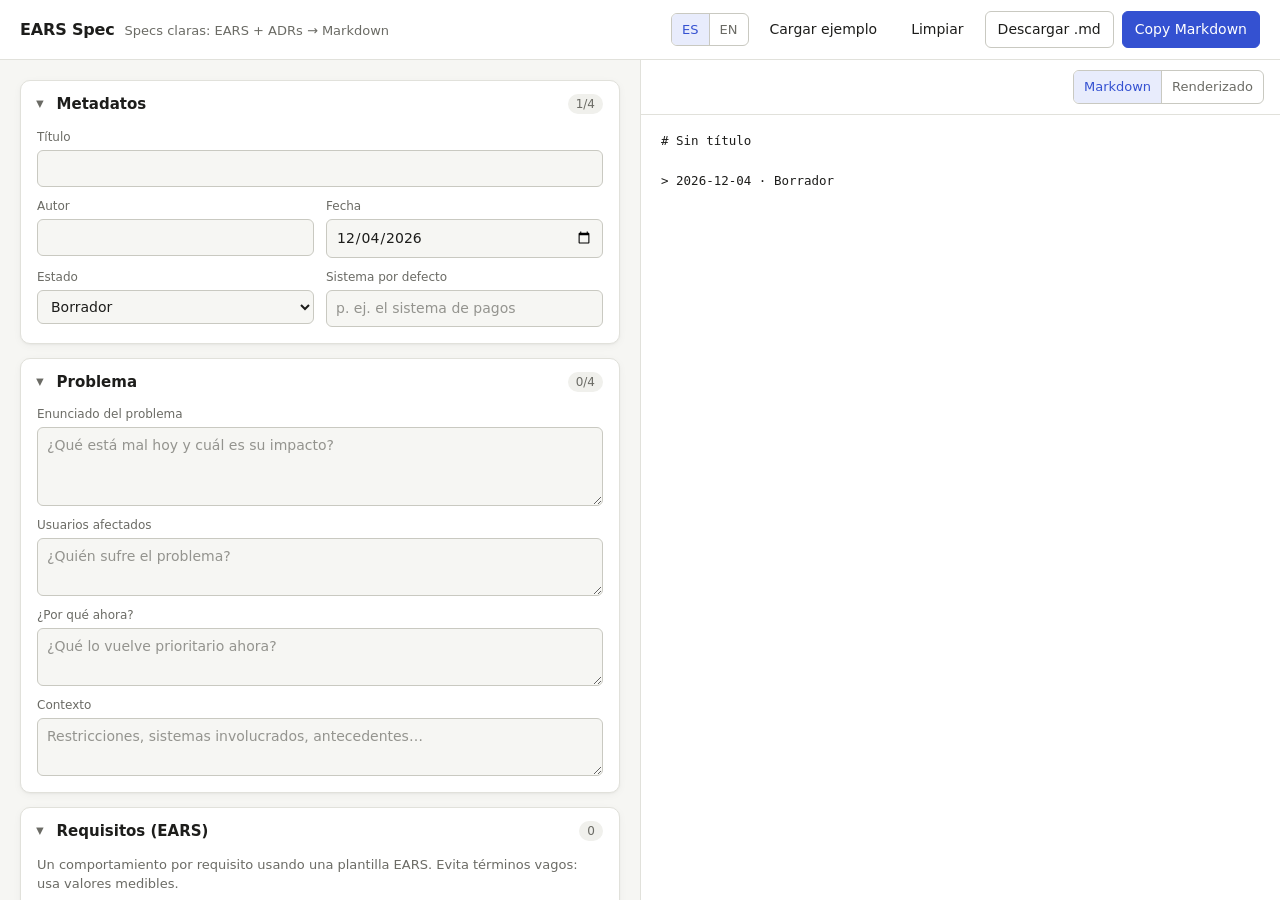
<file: index.html>
<!doctype html>
<html lang="es">
<head>
  <meta charset="utf-8">
  <meta name="viewport" content="width=device-width, initial-scale=1">
  <title>EARS Spec</title>
  <link rel="stylesheet" href="styles.css">
</head>
<body data-tab="form">
<div id="app">
  <header class="topbar">
    <div class="brand">
      <strong data-i18n="appTitle">EARS Spec</strong>
      <span class="tagline" data-i18n="tagline"></span>
    </div>
    <div class="actions">
      <div class="seg" role="group" data-i18n-aria="language">
        <button type="button" data-action="lang" data-lang="es">ES</button>
        <button type="button" data-action="lang" data-lang="en">EN</button>
      </div>
      <button type="button" class="btn ghost" data-action="example" data-i18n="loadExample"></button>
      <button type="button" class="btn ghost" data-action="clear" data-i18n="clear"></button>
      <button type="button" class="btn" data-action="download" data-i18n="download"></button>
      <button type="button" class="btn primary" data-action="copy" data-i18n="copy"></button>
    </div>
  </header>

  <div id="notice" class="notice" role="status" hidden></div>

  <nav class="tabs" role="tablist">
    <button type="button" role="tab" data-action="tab" data-tab="form" data-i18n="tabForm"></button>
    <button type="button" role="tab" data-action="tab" data-tab="preview" data-i18n="tabPreview"></button>
  </nav>

  <main class="layout">
    <section id="form-pane" class="pane form-pane">

      <details class="section" open>
        <summary><span data-i18n="secMeta"></span><span class="count" data-count="meta"></span></summary>
        <div class="section-body fields">
          <label class="field span-2"><span data-i18n="title"></span><input type="text" data-bind="meta.title"></label>
          <label class="field"><span data-i18n="author"></span><input type="text" data-bind="meta.author"></label>
          <label class="field"><span data-i18n="date"></span><input type="date" data-bind="meta.date"></label>
          <label class="field"><span data-i18n="status"></span><select data-bind="meta.status" data-options="specStatus"></select></label>
          <label class="field"><span data-i18n="defaultSystem"></span><input type="text" data-bind="meta.defaultSystem" data-i18n-ph="defaultSystemPh"></label>
        </div>
      </details>

      <details class="section" open>
        <summary><span data-i18n="secProblem"></span><span class="count" data-count="problem"></span></summary>
        <div class="section-body fields one">
          <label class="field"><span data-i18n="statement"></span><textarea rows="3" data-bind="problem.statement" data-i18n-ph="phStatement"></textarea></label>
          <label class="field"><span data-i18n="users"></span><textarea rows="2" data-bind="problem.users" data-i18n-ph="phUsers"></textarea></label>
          <label class="field"><span data-i18n="whyNow"></span><textarea rows="2" data-bind="problem.whyNow" data-i18n-ph="phWhyNow"></textarea></label>
          <label class="field"><span data-i18n="context"></span><textarea rows="2" data-bind="problem.context" data-i18n-ph="phContext"></textarea></label>
        </div>
      </details>

      <details class="section" open>
        <summary><span data-i18n="secReq"></span><span class="count" data-count="requirements"></span></summary>
        <div class="section-body">
          <p class="hint" data-i18n="hintReq"></p>
          <div class="list" data-container="requirements"></div>
          <button type="button" class="btn small" data-action="add" data-list="requirements">+ <span data-i18n="addReq"></span></button>
        </div>
      </details>

      <details class="section" open>
        <summary><span data-i18n="secAc"></span><span class="count" data-count="acceptance"></span></summary>
        <div class="section-body">
          <p class="hint" data-i18n="hintAc"></p>
          <div class="list" data-container="acceptance"></div>
          <button type="button" class="btn small" data-action="add" data-list="acceptance">+ <span data-i18n="addAc"></span></button>
        </div>
      </details>

      <details class="section" open>
        <summary><span data-i18n="secEdge"></span><span class="count" data-count="edgeCases"></span></summary>
        <div class="section-body">
          <p class="hint" data-i18n="hintEdge"></p>
          <div class="list" data-container="edgeCases"></div>
          <button type="button" class="btn small" data-action="add" data-list="edgeCases">+ <span data-i18n="addEdge"></span></button>
        </div>
      </details>

      <details class="section" open>
        <summary><span data-i18n="secNonGoals"></span><span class="count" data-count="nonGoals"></span></summary>
        <div class="section-body">
          <p class="hint" data-i18n="hintNonGoals"></p>
          <div class="list" data-container="nonGoals"></div>
          <button type="button" class="btn small" data-action="add" data-list="nonGoals">+ <span data-i18n="addNonGoal"></span></button>
        </div>
      </details>

      <details class="section" open>
        <summary><span data-i18n="secVerif"></span><span class="count" data-count="verification"></span></summary>
        <div class="section-body">
          <p class="hint" data-i18n="hintVerif"></p>
          <div class="list" data-container="verification"></div>
          <button type="button" class="btn small" data-action="add" data-list="verification">+ <span data-i18n="addVerif"></span></button>
        </div>
      </details>

      <details class="section" open>
        <summary><span data-i18n="secAdr"></span><span class="count" data-count="adrs"></span></summary>
        <div class="section-body">
          <p class="hint" data-i18n="hintAdr"></p>
          <div class="list" data-container="adrs"></div>
          <button type="button" class="btn small" data-action="add" data-list="adrs">+ <span data-i18n="addAdr"></span></button>
        </div>
      </details>

    </section>

    <section id="preview-pane" class="pane preview-pane">
      <div class="preview-bar">
        <div class="seg" role="group">
          <button type="button" data-action="view" data-view="raw" data-i18n="viewRaw"></button>
          <button type="button" data-action="view" data-view="rendered" data-i18n="viewRendered"></button>
        </div>
      </div>
      <pre id="md-raw" class="md-raw"></pre>
      <div id="md-rendered" class="md-rendered" hidden></div>
    </section>
  </main>

  <div id="toast" class="toast" role="status" aria-live="polite" hidden></div>
</div>
<script src="app.js"></script>
</body>
</html>
</file>
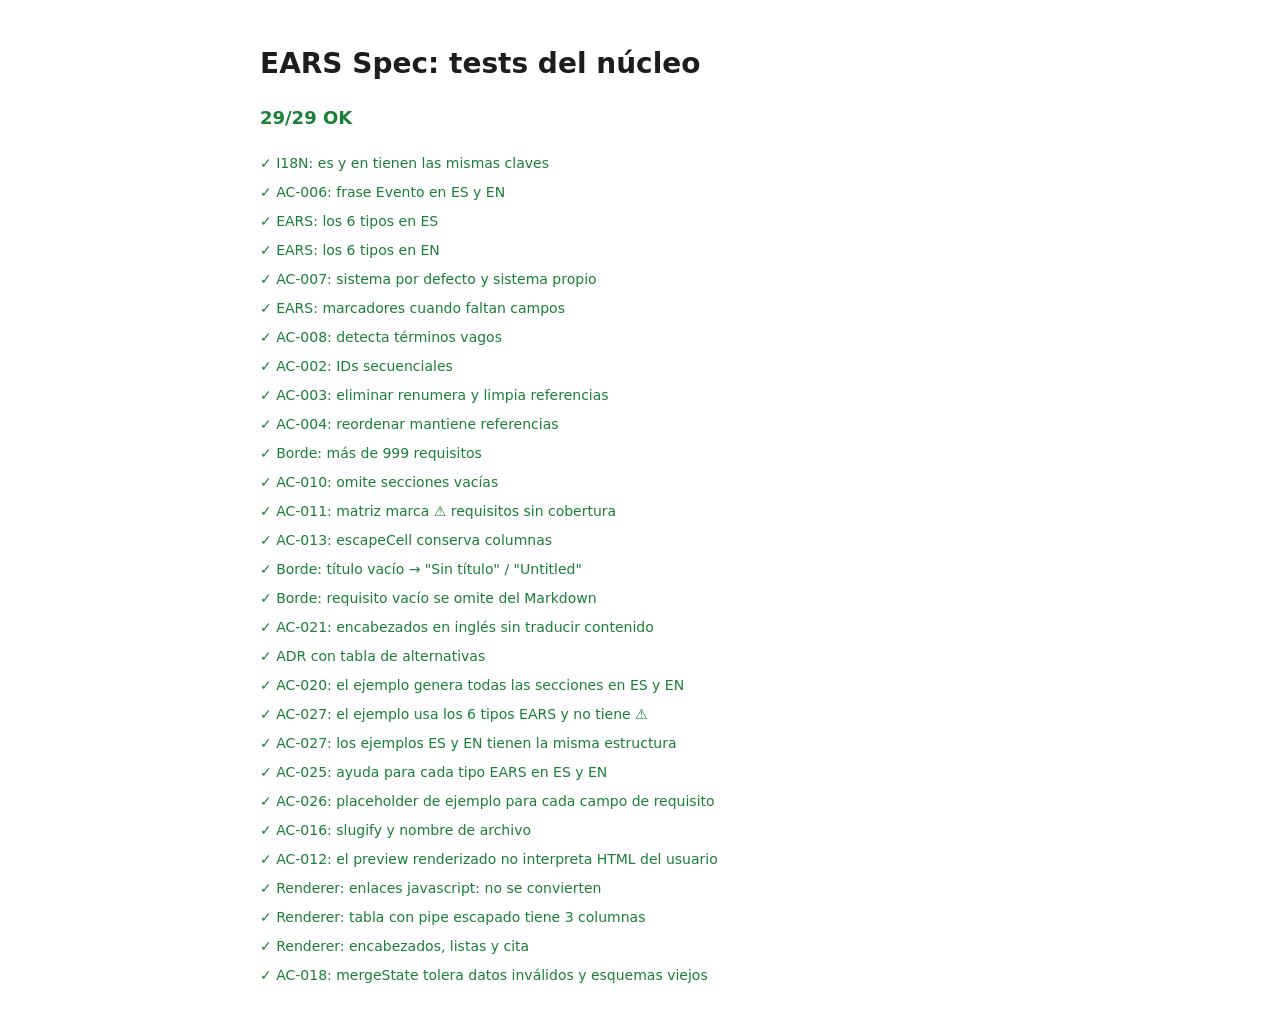
<file: tests.html>
<!doctype html>
<html lang="es">
<head>
  <meta charset="utf-8">
  <meta name="viewport" content="width=device-width, initial-scale=1">
  <title>EARS Spec Tests</title>
  <style>
    :root { --bg: #fff; --text: #1d1d1b; --pass: #1a7f37; --fail: #b42318; }
    @media (prefers-color-scheme: dark) { :root { --bg: #121212; --text: #ecece8; --pass: #5bd27a; --fail: #ff8a7a; } }
    body { background: var(--bg); color: var(--text); font: 14px/1.5 system-ui, sans-serif; margin: 0; padding: 24px 16px; max-width: 760px; margin-inline: auto; }
    ul { list-style: none; padding: 0; }
    li { padding: 4px 0; }
    .pass { color: var(--pass); }
    .fail { color: var(--fail); }
    .summary { font-size: 18px; font-weight: 600; }
    pre { white-space: pre-wrap; font-size: 12px; margin: 4px 0 0 18px; }
  </style>
</head>
<body>
  <h1>EARS Spec: tests del núcleo</h1>
  <div id="results"></div>
  <script src="app.js"></script>
  <script src="tests.js"></script>
</body>
</html>
</file>
<file: styles.css>
/* EARS Spec: estilos. Tokens en :root; modo oscuro (REQ-027); responsive < 768px (REQ-026). */
:root {
  --bg: #f6f6f3;
  --surface: #ffffff;
  --surface-2: #f0f0ec;
  --border: #e1e1db;
  --border-strong: #c9c9c1;
  --text: #1d1d1b;
  --muted: #6b6b65;
  --accent: #3451d1;
  --accent-hover: #2a43b3;
  --accent-soft: #e8ecfc;
  --on-accent: #ffffff;
  --warn-bg: #fff3dc;
  --warn-text: #7a4b00;
  --danger: #b42318;
  --code-bg: #f3f3ef;
  --radius: 10px;
  --radius-sm: 6px;
  --shadow: 0 1px 2px rgba(0, 0, 0, .04), 0 2px 8px rgba(0, 0, 0, .04);
  --topbar-h: 60px;
  --font: ui-sans-serif, system-ui, -apple-system, "Segoe UI", Roboto, sans-serif;
  --mono: ui-monospace, "SF Mono", Menlo, Consolas, monospace;
  color-scheme: light;
}

@media (prefers-color-scheme: dark) {
  :root {
    --bg: #121212;
    --surface: #1b1b1a;
    --surface-2: #242423;
    --border: #2f2f2d;
    --border-strong: #45453f;
    --text: #ecece8;
    --muted: #a0a09a;
    --accent: #7d93ff;
    --accent-hover: #98a9ff;
    --accent-soft: #232a4a;
    --on-accent: #0e1330;
    --warn-bg: #3a2c10;
    --warn-text: #f3c97a;
    --danger: #ff8a7a;
    --code-bg: #20201f;
    --shadow: none;
    color-scheme: dark;
  }
}

* { box-sizing: border-box; }
html, body { margin: 0; }
body {
  background: var(--bg);
  color: var(--text);
  font: 14px/1.5 var(--font);
  -webkit-font-smoothing: antialiased;
}
[hidden] { display: none !important; }

/* ---------- Topbar ---------- */
.topbar {
  position: sticky; top: 0; z-index: 10;
  min-height: var(--topbar-h);
  display: flex; align-items: center; justify-content: space-between; gap: 12px; flex-wrap: wrap;
  padding: 10px 20px;
  background: var(--surface);
  border-bottom: 1px solid var(--border);
}
.brand { display: flex; align-items: baseline; gap: 10px; min-width: 0; }
.brand strong { font-size: 16px; letter-spacing: -.01em; }
.tagline { color: var(--muted); font-size: 13px; white-space: nowrap; overflow: hidden; text-overflow: ellipsis; }
.actions { display: flex; align-items: center; gap: 8px; flex-wrap: wrap; }

/* ---------- Buttons ---------- */
button { font: inherit; color: inherit; cursor: pointer; }
.btn {
  border: 1px solid var(--border-strong);
  background: var(--surface);
  padding: 7px 12px;
  border-radius: var(--radius-sm);
  font-weight: 500;
  white-space: nowrap;
}
.btn:hover { background: var(--surface-2); }
.btn.primary { background: var(--accent); border-color: var(--accent); color: var(--on-accent); }
.btn.primary:hover { background: var(--accent-hover); border-color: var(--accent-hover); }
.btn.ghost { border-color: transparent; background: transparent; }
.btn.ghost:hover { background: var(--surface-2); }
.btn.small { padding: 5px 10px; font-size: 13px; }
.btn:focus-visible, .icon-btn:focus-visible, .seg button:focus-visible, .tabs button:focus-visible,
input:focus-visible, textarea:focus-visible, select:focus-visible, summary:focus-visible {
  outline: 2px solid var(--accent); outline-offset: 2px;
}

.seg { display: inline-flex; border: 1px solid var(--border-strong); border-radius: var(--radius-sm); overflow: hidden; }
.seg button { border: 0; background: transparent; padding: 6px 10px; font-size: 13px; font-weight: 500; color: var(--muted); }
.seg button + button { border-left: 1px solid var(--border-strong); }
.seg button[aria-pressed="true"] { background: var(--accent-soft); color: var(--accent); }

.icon-btn {
  width: 28px; height: 28px; display: inline-grid; place-items: center;
  border: 1px solid transparent; border-radius: var(--radius-sm); background: transparent; color: var(--muted);
}
.icon-btn:hover:not(:disabled) { background: var(--surface-2); color: var(--text); }
.icon-btn[data-action="remove"]:hover { color: var(--danger); }
.icon-btn:disabled { opacity: .3; cursor: default; }

/* ---------- Layout ---------- */
.layout {
  display: grid;
  grid-template-columns: minmax(0, 1fr) minmax(0, 1fr);
  height: calc(100vh - var(--topbar-h));
}
.pane { overflow: auto; min-width: 0; }
.form-pane { padding: 20px; display: flex; flex-direction: column; gap: 14px; }
.preview-pane { border-left: 1px solid var(--border); background: var(--surface); display: flex; flex-direction: column; }
.tabs { display: none; }

/* ---------- Sections ---------- */
.section { background: var(--surface); border: 1px solid var(--border); border-radius: var(--radius); box-shadow: var(--shadow); }
.section > summary {
  list-style: none; cursor: pointer; user-select: none;
  display: flex; align-items: center; justify-content: space-between; gap: 8px;
  padding: 12px 16px; font-weight: 600; font-size: 15px;
}
.section > summary::-webkit-details-marker { display: none; }
.section > summary::before { content: "▸"; color: var(--muted); margin-right: 4px; transition: transform .15s; }
.section[open] > summary::before { transform: rotate(90deg); }
.section > summary > span:first-of-type { flex: 1; }
.count { font-size: 12px; font-weight: 500; color: var(--muted); background: var(--surface-2); border-radius: 999px; padding: 1px 8px; }
.section-body { padding: 0 16px 16px; }
.hint { margin: 0 0 12px; color: var(--muted); font-size: 13px; }
.muted { color: var(--muted); }
.small { font-size: 12px; }
.empty { margin: 0 0 12px; color: var(--muted); font-size: 13px; font-style: italic; }

/* ---------- Fields ---------- */
.fields { display: grid; grid-template-columns: repeat(2, minmax(0, 1fr)); gap: 10px 12px; }
.fields.one { grid-template-columns: minmax(0, 1fr); }
.fields.grow { flex: 1; min-width: 0; }
.span-2 { grid-column: 1 / -1; }
.field { display: flex; flex-direction: column; gap: 4px; min-width: 0; }
.field > span { font-size: 12px; font-weight: 500; color: var(--muted); }
input[type="text"], input[type="date"], textarea, select {
  width: 100%; font: inherit; color: var(--text);
  background: var(--bg); border: 1px solid var(--border-strong); border-radius: var(--radius-sm);
  padding: 7px 9px;
}
textarea { resize: vertical; min-height: 38px; }
input::placeholder, textarea::placeholder { color: var(--muted); opacity: .7; }

/* ---------- List items ---------- */
.list { display: flex; flex-direction: column; gap: 10px; margin-bottom: 12px; }
.item { border: 1px solid var(--border); border-radius: var(--radius); padding: 12px; background: var(--surface); display: flex; flex-direction: column; gap: 10px; }
.item-head { display: flex; align-items: center; gap: 8px; flex-wrap: wrap; }
.item-head .fields.grow { grid-template-columns: repeat(auto-fit, minmax(160px, 1fr)); }
.item-actions { margin-left: auto; display: flex; gap: 2px; align-self: flex-end; }
.badge { font: 600 12px var(--mono); color: var(--accent); background: var(--accent-soft); padding: 3px 8px; border-radius: var(--radius-sm); }
.type-select { width: auto; padding: 5px 8px; font-size: 13px; font-weight: 500; }
.type-help { margin: -2px 0 0; color: var(--muted); font-size: 12.5px; }
.sentence { margin: 0; padding: 8px 10px; background: var(--surface-2); border-radius: var(--radius-sm); font-size: 13px; overflow-wrap: anywhere; }
.warn { margin: 0; padding: 6px 10px; background: var(--warn-bg); color: var(--warn-text); border-radius: var(--radius-sm); font-size: 12px; }

.refs, .alts { border: 0; padding: 0; margin: 0; min-width: 0; }
.refs legend, .alts legend { padding: 0; margin-bottom: 6px; font-size: 12px; font-weight: 500; color: var(--muted); }
.chips { display: flex; flex-wrap: wrap; gap: 6px; }
.chip { position: relative; }
.chip input { position: absolute; opacity: 0; inset: 0; margin: 0; cursor: pointer; }
.chip span {
  display: inline-block; font: 500 12px var(--mono); padding: 3px 8px; border-radius: 999px;
  border: 1px solid var(--border-strong); color: var(--muted);
}
.chip input:checked + span { background: var(--accent); border-color: var(--accent); color: var(--on-accent); }
.chip input:focus-visible + span { outline: 2px solid var(--accent); outline-offset: 2px; }
.alt { display: grid; grid-template-columns: repeat(3, minmax(0, 1fr)) auto; gap: 8px; align-items: end; margin-bottom: 8px; }

/* ---------- Preview ---------- */
.preview-bar { position: sticky; top: 0; display: flex; justify-content: flex-end; padding: 10px 16px; background: var(--surface); border-bottom: 1px solid var(--border); }
.md-raw {
  margin: 0; padding: 16px 20px; flex: 1;
  font: 12.5px/1.6 var(--mono); white-space: pre-wrap; overflow-wrap: anywhere; color: var(--text);
}
.md-rendered { padding: 8px 24px 32px; line-height: 1.6; overflow-wrap: anywhere; }
.md-rendered h1 { font-size: 24px; margin: 16px 0 8px; letter-spacing: -.01em; }
.md-rendered h2 { font-size: 18px; margin: 28px 0 8px; padding-bottom: 4px; border-bottom: 1px solid var(--border); }
.md-rendered h3 { font-size: 15px; margin: 18px 0 6px; }
.md-rendered h4 { font-size: 13px; margin: 14px 0 4px; color: var(--muted); text-transform: uppercase; letter-spacing: .03em; }
.md-rendered p { margin: 6px 0; }
.md-rendered ul { margin: 6px 0; padding-left: 20px; }
.md-rendered li { margin: 4px 0; }
.md-rendered blockquote { margin: 6px 0; padding: 2px 12px; border-left: 3px solid var(--border-strong); color: var(--muted); }
.md-rendered code { font: 12px var(--mono); background: var(--code-bg); padding: 1px 5px; border-radius: 4px; }
.md-rendered a { color: var(--accent); }
.table-wrap { overflow-x: auto; margin: 8px 0; }
.md-rendered table { border-collapse: collapse; width: 100%; font-size: 13px; }
.md-rendered th, .md-rendered td { border: 1px solid var(--border); padding: 6px 8px; text-align: left; vertical-align: top; }
.md-rendered th { background: var(--surface-2); font-weight: 600; }

/* ---------- Toast & notice ---------- */
.toast {
  position: fixed; bottom: 20px; left: 50%; transform: translateX(-50%); z-index: 20;
  background: var(--text); color: var(--bg); padding: 10px 16px; border-radius: var(--radius-sm);
  font-weight: 500; max-width: calc(100vw - 32px); box-shadow: 0 6px 20px rgba(0, 0, 0, .2);
}
.notice { padding: 10px 20px; background: var(--warn-bg); color: var(--warn-text); font-size: 13px; border-bottom: 1px solid var(--border); }

/* ---------- Mobile (REQ-026) ---------- */
@media (max-width: 767px) {
  .topbar { position: static; padding: 10px 16px; }
  .tagline { display: none; }
  .actions { width: 100%; }
  .actions .btn.primary { margin-left: auto; }
  .tabs {
    display: flex; position: sticky; top: 0; z-index: 9;
    background: var(--surface); border-bottom: 1px solid var(--border);
  }
  .tabs button { flex: 1; border: 0; background: transparent; padding: 10px; font-weight: 500; color: var(--muted); border-bottom: 2px solid transparent; }
  .tabs button[aria-selected="true"] { color: var(--accent); border-bottom-color: var(--accent); }
  .layout { display: block; height: auto; }
  .pane { overflow: visible; }
  .form-pane { padding: 16px; }
  .preview-pane { border-left: 0; min-height: 60vh; }
  .preview-bar { top: 41px; }
  body[data-tab="form"] .preview-pane { display: none; }
  body[data-tab="preview"] .form-pane { display: none; }
  .fields { grid-template-columns: minmax(0, 1fr); }
  .alt { grid-template-columns: minmax(0, 1fr); }
  .alt .item-actions { justify-self: end; }
  .md-raw { padding: 16px; }
  .md-rendered { padding: 8px 16px 24px; }
}
</file>
